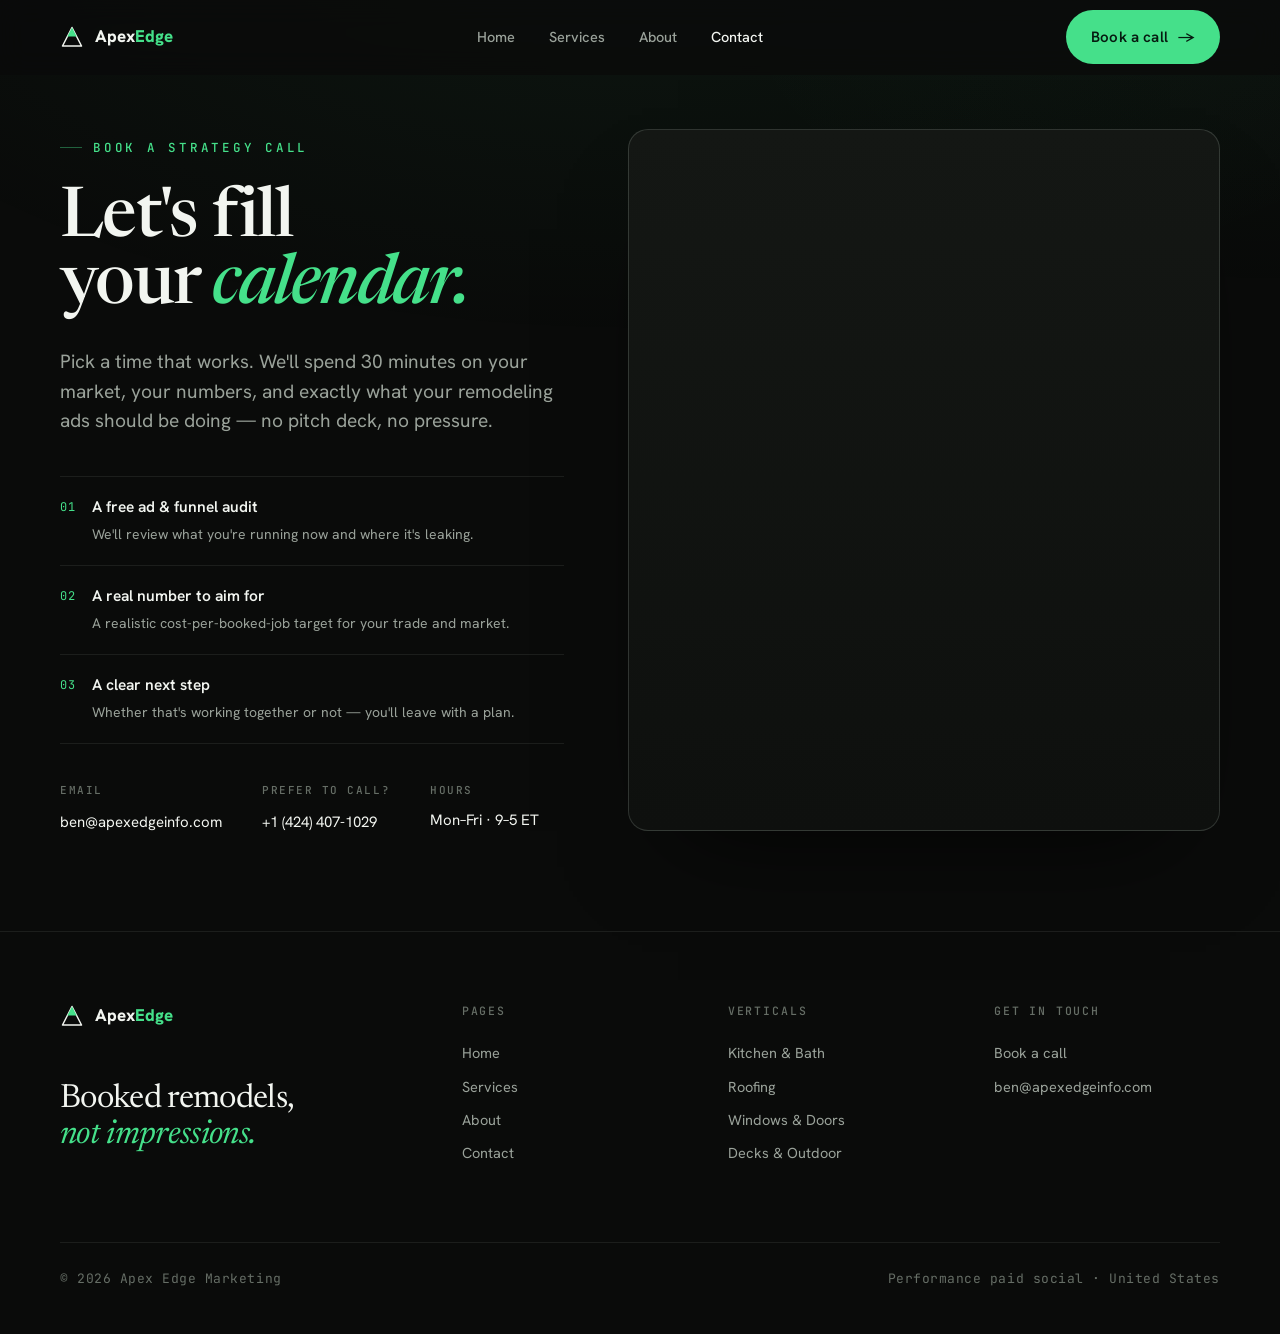
<file: Contact.html>
<!DOCTYPE html>
<html lang="en">
<head>
<meta charset="UTF-8" />
<meta name="viewport" content="width=device-width, initial-scale=1.0" />
<title>Contact — Book a call with Apex Edge</title>
<link rel="stylesheet" href="assets/site.css" />
<style>
  .contact-grid { display: grid; grid-template-columns: 0.92fr 1.08fr; gap: 64px; align-items: start; padding-top: clamp(40px, 6vh, 80px); }
  .contact-left .display { font-size: clamp(40px, 5.4vw, 74px); max-width: 14ch; }
  .contact-left .lead { margin-top: 26px; }

  .expect { list-style: none; margin: 40px 0 0; padding: 0; }
  .expect li { display: flex; gap: 16px; padding: 18px 0; border-top: 1px solid var(--line); }
  .expect li:last-child { border-bottom: 1px solid var(--line); }
  .expect .num { font-family: var(--mono); font-size: 12px; color: var(--acc); padding-top: 3px; letter-spacing: 0.08em; }
  .expect b { font-weight: 600; font-size: 15.5px; display: block; }
  .expect span.t { color: var(--fg-mut); font-size: 14px; }

  .contact-detail { margin-top: 38px; display: flex; gap: 40px; flex-wrap: wrap; }
  .contact-detail h6 { font-family: var(--mono); font-size: 11px; letter-spacing: 0.14em; text-transform: uppercase; color: var(--fg-dim); margin: 0 0 8px; font-weight: 500; }
  .contact-detail a, .contact-detail p { color: var(--fg); font-size: 15px; margin: 0; }

  /* booking widget */
  .booker { background: linear-gradient(180deg, var(--bg-2), var(--bg-1)); border: 1px solid var(--line-2); border-radius: 20px; padding: 30px; box-shadow: 0 50px 100px -50px rgba(0,0,0,0.8); }
  .booker__steps { display: flex; gap: 8px; margin-bottom: 26px; }
  .booker__steps div { flex: 1; }
  .booker__steps .lbl { font-family: var(--mono); font-size: 10.5px; letter-spacing: 0.1em; text-transform: uppercase; color: var(--fg-dim); margin-bottom: 8px; transition: color .3s; }
  .booker__steps .bar { height: 3px; border-radius: 3px; background: var(--bg-3); transition: background .3s; }
  .booker__steps.s1 div:nth-child(1) .lbl, .booker__steps.s2 div:nth-child(-n+2) .lbl, .booker__steps.s3 .lbl { color: var(--acc); }
  .booker__steps.s1 div:nth-child(1) .bar, .booker__steps.s2 div:nth-child(-n+2) .bar, .booker__steps.s3 .bar { background: var(--acc); }

  .screen { display: none; }
  .screen.is-active { display: block; animation: fade .35s ease; }
  @keyframes fade { from { opacity: 0; transform: translateY(8px); } to { opacity: 1; transform: none; } }

  /* calendar */
  .cal__head { display: flex; align-items: center; justify-content: space-between; margin-bottom: 18px; }
  .cal__title { font-family: var(--serif); font-size: 22px; white-space: nowrap; letter-spacing: -0.01em; }
  .cal__nav { display: flex; gap: 8px; }
  .cal__nav button { width: 36px; height: 36px; border-radius: 9px; border: 1px solid var(--line-2); background: transparent; color: var(--fg); cursor: pointer; font-size: 16px; transition: border-color .2s, background .2s; }
  .cal__nav button:hover:not(:disabled) { border-color: var(--acc-line); background: var(--acc-soft); }
  .cal__nav button:disabled { opacity: 0.3; cursor: not-allowed; }
  .cal__dow { display: grid; grid-template-columns: repeat(7,1fr); gap: 6px; margin-bottom: 8px; }
  .cal__dow span { text-align: center; font-family: var(--mono); font-size: 10.5px; letter-spacing: 0.06em; color: var(--fg-dim); }
  .cal__grid { display: grid; grid-template-columns: repeat(7,1fr); gap: 6px; }
  .cal__day { aspect-ratio: 1; border-radius: 10px; border: 1px solid transparent; background: var(--bg-3); color: var(--fg); font-family: var(--sans); font-size: 14px; font-weight: 500; cursor: pointer; transition: background .15s, border-color .15s, color .15s, transform .1s; }
  .cal__day:hover:not(:disabled) { border-color: var(--acc-line); transform: translateY(-1px); }
  .cal__day:disabled { background: transparent; color: var(--fg-dim); opacity: 0.4; cursor: default; }
  .cal__day.empty { background: transparent; cursor: default; }
  .cal__day.sel { background: var(--acc); color: var(--acc-ink); font-weight: 700; }

  .slot-wrap { margin-top: 26px; }
  .slot-head { display: flex; align-items: center; justify-content: space-between; margin-bottom: 14px; }
  .slot-head .d { font-size: 14px; color: var(--fg-mut); }
  .slot-head .d b { color: var(--fg); font-weight: 600; }
  .slots { display: grid; grid-template-columns: repeat(3,1fr); gap: 10px; }
  .slot { padding: 13px 8px; border-radius: 10px; border: 1px solid var(--line-2); background: transparent; color: var(--fg); font-family: var(--mono); font-size: 13px; cursor: pointer; transition: border-color .15s, background .15s, color .15s; }
  .slot:hover { border-color: var(--acc-line); background: var(--acc-soft); }
  .slot.sel { background: var(--acc); color: var(--acc-ink); border-color: var(--acc); font-weight: 600; }
  .slot-empty { color: var(--fg-dim); font-size: 13.5px; padding: 8px 0; }

  /* form */
  .field { margin-bottom: 18px; }
  .field label { display: block; font-family: var(--mono); font-size: 11px; letter-spacing: 0.08em; text-transform: uppercase; color: var(--fg-mut); margin-bottom: 8px; }
  .field input, .field select { width: 100%; padding: 13px 15px; border-radius: 10px; border: 1px solid var(--line-2); background: var(--bg); color: var(--fg); font-family: var(--sans); font-size: 15px; transition: border-color .2s; }
  .field input:focus, .field select:focus { outline: none; border-color: var(--acc-line); }
  .field input::placeholder { color: var(--fg-dim); }
  .field select { appearance: none; background-image: url("data:image/svg+xml,%3Csvg xmlns='http://www.w3.org/2000/svg' width='12' height='8' viewBox='0 0 12 8'%3E%3Cpath d='M1 1l5 5 5-5' stroke='%239aa29a' stroke-width='1.5' fill='none'/%3E%3C/svg%3E"); background-repeat: no-repeat; background-position: right 15px center; }
  .field.invalid input, .field.invalid select { border-color: #ff6b5b; }
  .field .err { color: #ff8a7d; font-size: 12px; margin-top: 6px; display: none; }
  .field.invalid .err { display: block; }
  .two-col { display: grid; grid-template-columns: 1fr 1fr; gap: 14px; }

  .booker__foot { display: flex; gap: 12px; margin-top: 24px; }
  .booker__foot .btn { flex: 1; justify-content: center; }
  .btn--block { width: 100%; justify-content: center; }
  .btn:disabled { opacity: 0.4; cursor: not-allowed; }
  .btn--text { background: transparent; border: none; color: var(--fg-mut); padding: 14px 8px; flex: 0 0 auto !important; }
  .btn--text:hover { color: var(--fg); }

  .selsum { display: flex; align-items: center; gap: 12px; padding: 14px 16px; border-radius: 12px; border: 1px solid var(--acc-line); background: var(--acc-soft); margin-bottom: 22px; font-size: 14px; }
  .selsum .dot { width: 8px; height: 8px; border-radius: 50%; background: var(--acc); flex: none; }
  .selsum b { font-weight: 600; }

  /* confirmation */
  .confirm { text-align: center; padding: 14px 0; }
  .confirm__check { width: 66px; height: 66px; border-radius: 50%; background: var(--acc-soft); border: 1px solid var(--acc-line); display: flex; align-items: center; justify-content: center; margin: 0 auto 22px; }
  .confirm__check svg { width: 30px; height: 30px; }
  .confirm h3 { font-size: 30px; margin-bottom: 10px; }
  .confirm p { color: var(--fg-mut); font-size: 15px; margin: 0 auto; max-width: 36ch; }
  .confirm__card { text-align: left; border: 1px solid var(--line); border-radius: 12px; padding: 20px; margin: 26px 0; }
  .confirm__row { display: flex; justify-content: space-between; padding: 9px 0; font-size: 14px; border-bottom: 1px solid var(--line); }
  .confirm__row:last-child { border-bottom: 0; }
  .confirm__row span { color: var(--fg-mut); }
  .confirm__row b { font-weight: 600; }

  @media (max-width: 900px) {
    .contact-grid { grid-template-columns: 1fr; gap: 44px; }
    .two-col { grid-template-columns: 1fr; }
  }
</style>
</head>
<body>

<nav class="nav">
  <div class="wrap nav__inner">
    <a class="brand" href="Home.html" aria-label="Apex Edge Marketing home">
      <span class="brand__mark"><svg viewBox="0 0 24 24" fill="none" aria-hidden="true"><path d="M12 2.5 L21.5 21 L2.5 21 Z" stroke="currentColor" stroke-width="1.5" stroke-linejoin="round"/><path d="M12 2.5 L16.7 11.6 L7.3 11.6 Z" fill="var(--acc)"/></svg></span>
      <span>Apex<b class="brand__edge">Edge</b></span>
    </a>
    <div class="nav__links">
      <a class="nav__link" href="Home.html">Home</a>
      <a class="nav__link" href="Services.html">Services</a>
      <a class="nav__link" href="About.html">About</a>
      <a class="nav__link active" href="Contact.html">Contact</a>
    </div>
    <div class="nav__right">
      <a class="btn btn--primary" href="#book">Book a call <span class="arrow">→</span></a>
    </div>
  </div>
</nav>

<main class="wrap contact-grid" id="book">
  <!-- LEFT -->
  <div class="contact-left">
    <div style="margin-bottom:28px;"><span class="kicker">Book a strategy call</span></div>
    <h1 class="display">Let's fill your <em>calendar.</em></h1>
    <p class="lead">Pick a time that works. We'll spend 30 minutes on your market, your numbers, and exactly what your remodeling ads should be doing — no pitch deck, no pressure.</p>

    <ul class="expect">
      <li><span class="num">01</span><span><b>A free ad &amp; funnel audit</b><span class="t">We'll review what you're running now and where it's leaking.</span></span></li>
      <li><span class="num">02</span><span><b>A real number to aim for</b><span class="t">A realistic cost-per-booked-job target for your trade and market.</span></span></li>
      <li><span class="num">03</span><span><b>A clear next step</b><span class="t">Whether that's working together or not — you'll leave with a plan.</span></span></li>
    </ul>

    <div class="contact-detail">
      <div>
        <h6>Email</h6>
        <a href="mailto:ben@apexedgeinfo.com">ben@apexedgeinfo.com</a>
      </div>
      <div>
        <h6>Prefer to call?</h6>
        <a href="tel:+14244071029">+1 (424) 407-1029</a>
      </div>
      <div>
        <h6>Hours</h6>
        <p>Mon–Fri · 9–5 ET</p>
      </div>
    </div>
  </div>

  <!-- RIGHT: Calendly booking -->
  <div class="booker" style="padding:0;overflow:hidden;min-height:700px;">
    <div class="calendly-inline-widget" data-url="https://calendly.com/bencooper1414/30min" style="min-width:320px;height:700px;border-radius:20px;overflow:hidden;"></div>
    <script type="text/javascript" src="https://assets.calendly.com/assets/external/widget.js" async></script>
  </div>
</main>

<footer class="footer" style="margin-top:96px;">
  <div class="wrap">
    <div class="footer__grid">
      <div>
        <a class="brand" href="Home.html" style="margin-bottom:20px;">
          <span class="brand__mark"><svg viewBox="0 0 24 24" fill="none" aria-hidden="true"><path d="M12 2.5 L21.5 21 L2.5 21 Z" stroke="currentColor" stroke-width="1.5" stroke-linejoin="round"/><path d="M12 2.5 L16.7 11.6 L7.3 11.6 Z" fill="var(--acc)"/></svg></span>
          <span>Apex<b class="brand__edge">Edge</b></span>
        </a>
        <p class="footer__cta">Booked remodels, <em>not impressions.</em></p>
      </div>
      <div class="footer__col"><h5>Pages</h5><a href="Home.html">Home</a><a href="Services.html">Services</a><a href="About.html">About</a><a href="Contact.html">Contact</a></div>
      <div class="footer__col"><h5>Verticals</h5><a href="Services.html">Kitchen &amp; Bath</a><a href="Services.html">Roofing</a><a href="Services.html">Windows &amp; Doors</a><a href="Services.html">Decks &amp; Outdoor</a></div>
      <div class="footer__col"><h5>Get in touch</h5><a href="Contact.html">Book a call</a><a href="mailto:ben@apexedgeinfo.com">ben@apexedgeinfo.com</a></div>
    </div>
    <div class="footer__base">
      <span class="mono">© <span data-year>2026</span> Apex Edge Marketing</span>
      <span class="mono">Performance paid social · United States</span>
    </div>
  </div>
</footer>

<script src="assets/site.js"></script>
<script>
(function () {
  var MONTHS = ['January','February','March','April','May','June','July','August','September','October','November','December'];
  var SLOTS = ['9:00 AM','10:30 AM','12:00 PM','1:30 PM','3:00 PM','4:30 PM'];
  var today = new Date(); today.setHours(0,0,0,0);
  var minMonth = new Date(today.getFullYear(), today.getMonth(), 1);
  var maxMonth = new Date(today.getFullYear(), today.getMonth() + 3, 1);
  var view = new Date(minMonth);
  var sel = { date: null, time: null };

  var grid = document.getElementById('calGrid');
  var title = document.getElementById('calTitle');
  var prev = document.getElementById('calPrev');
  var next = document.getElementById('calNext');
  var slotWrap = document.getElementById('slotWrap');
  var slotsEl = document.getElementById('slots');
  var slotDate = document.getElementById('slotDate');
  var toDetails = document.getElementById('toDetails');

  function fmtDate(d) {
    var dows = ['Sunday','Monday','Tuesday','Wednesday','Thursday','Friday','Saturday'];
    return dows[d.getDay()] + ', ' + MONTHS[d.getMonth()] + ' ' + d.getDate();
  }

  function renderCal() {
    title.textContent = MONTHS[view.getMonth()] + ' ' + view.getFullYear();
    prev.disabled = (view.getFullYear() === minMonth.getFullYear() && view.getMonth() === minMonth.getMonth());
    next.disabled = (view.getFullYear() === maxMonth.getFullYear() && view.getMonth() === maxMonth.getMonth());
    grid.innerHTML = '';
    var first = new Date(view.getFullYear(), view.getMonth(), 1);
    var startDow = (first.getDay() + 6) % 7; // Monday-first
    var daysInMonth = new Date(view.getFullYear(), view.getMonth() + 1, 0).getDate();
    for (var i = 0; i < startDow; i++) {
      var e = document.createElement('div'); e.className = 'cal__day empty'; grid.appendChild(e);
    }
    for (var d = 1; d <= daysInMonth; d++) {
      var date = new Date(view.getFullYear(), view.getMonth(), d);
      var btn = document.createElement('button');
      btn.className = 'cal__day'; btn.type = 'button'; btn.textContent = d;
      var isWeekend = (date.getDay() === 0 || date.getDay() === 6);
      var isPast = date < today;
      if (isWeekend || isPast) { btn.disabled = true; }
      if (sel.date && date.getTime() === sel.date.getTime()) { btn.classList.add('sel'); }
      (function (dt) {
        btn.addEventListener('click', function () { pickDate(dt); });
      })(date);
      grid.appendChild(btn);
    }
  }

  function pickDate(date) {
    sel.date = date; sel.time = null;
    renderCal();
    slotDate.textContent = fmtDate(date);
    slotWrap.style.display = 'block';
    slotsEl.innerHTML = '';
    SLOTS.forEach(function (s) {
      var b = document.createElement('button');
      b.className = 'slot'; b.type = 'button'; b.textContent = s;
      b.addEventListener('click', function () {
        sel.time = s;
        [].forEach.call(slotsEl.children, function (c) { c.classList.remove('sel'); });
        b.classList.add('sel');
        toDetails.disabled = false;
      });
      slotsEl.appendChild(b);
    });
    toDetails.disabled = true;
  }

  prev.addEventListener('click', function () { view.setMonth(view.getMonth() - 1); renderCal(); });
  next.addEventListener('click', function () { view.setMonth(view.getMonth() + 1); renderCal(); });

  // step navigation
  var steps = document.getElementById('steps');
  var screens = { 1: document.getElementById('screen1'), 2: document.getElementById('screen2'), 3: document.getElementById('screen3') };
  function goStep(n) {
    Object.keys(screens).forEach(function (k) { screens[k].classList.toggle('is-active', +k === n); });
    steps.className = 'booker__steps s' + n;
  }

  function scheduleLabel() {
    return fmtDate(sel.date) + ' · ' + sel.time + ' ET';
  }

  toDetails.addEventListener('click', function () {
    if (!sel.date || !sel.time) return;
    document.getElementById('sumSchedule').innerHTML = '<b>' + scheduleLabel() + '</b>';
    goStep(2);
  });
  document.getElementById('backToCal').addEventListener('click', function () { goStep(1); });

  // form validation
  var form = document.getElementById('bookForm');
  function validate() {
    var ok = true;
    var fields = form.querySelectorAll('input[required], select[required]');
    [].forEach.call(fields, function (f) {
      var bad = !f.value.trim();
      if (f.type === 'email' && f.value.trim()) { bad = !/^[^\s@]+@[^\s@]+\.[^\s@]+$/.test(f.value.trim()); }
      f.closest('.field').classList.toggle('invalid', bad);
      if (bad) ok = false;
    });
    return ok;
  }
  [].forEach.call(form.querySelectorAll('input, select'), function (f) {
    f.addEventListener('input', function () { f.closest('.field').classList.remove('invalid'); });
  });

  form.addEventListener('submit', function (e) {
    e.preventDefault();
    if (!validate()) return;
    document.getElementById('confWhen').textContent = scheduleLabel();
    document.getElementById('confEmail').textContent = document.getElementById('femail').value.trim();
    document.getElementById('confBiz').textContent = document.getElementById('fbiz').value.trim();
    document.getElementById('confVert').textContent = document.getElementById('fvert').value;
    goStep(3);
  });

  document.getElementById('resetBtn').addEventListener('click', function () {
    sel = { date: null, time: null };
    form.reset();
    [].forEach.call(form.querySelectorAll('.field'), function (f) { f.classList.remove('invalid'); });
    slotWrap.style.display = 'none';
    toDetails.disabled = true;
    view = new Date(minMonth);
    renderCal();
    goStep(1);
  });

  renderCal();
})();
</script>
</body>
</html>
</file>
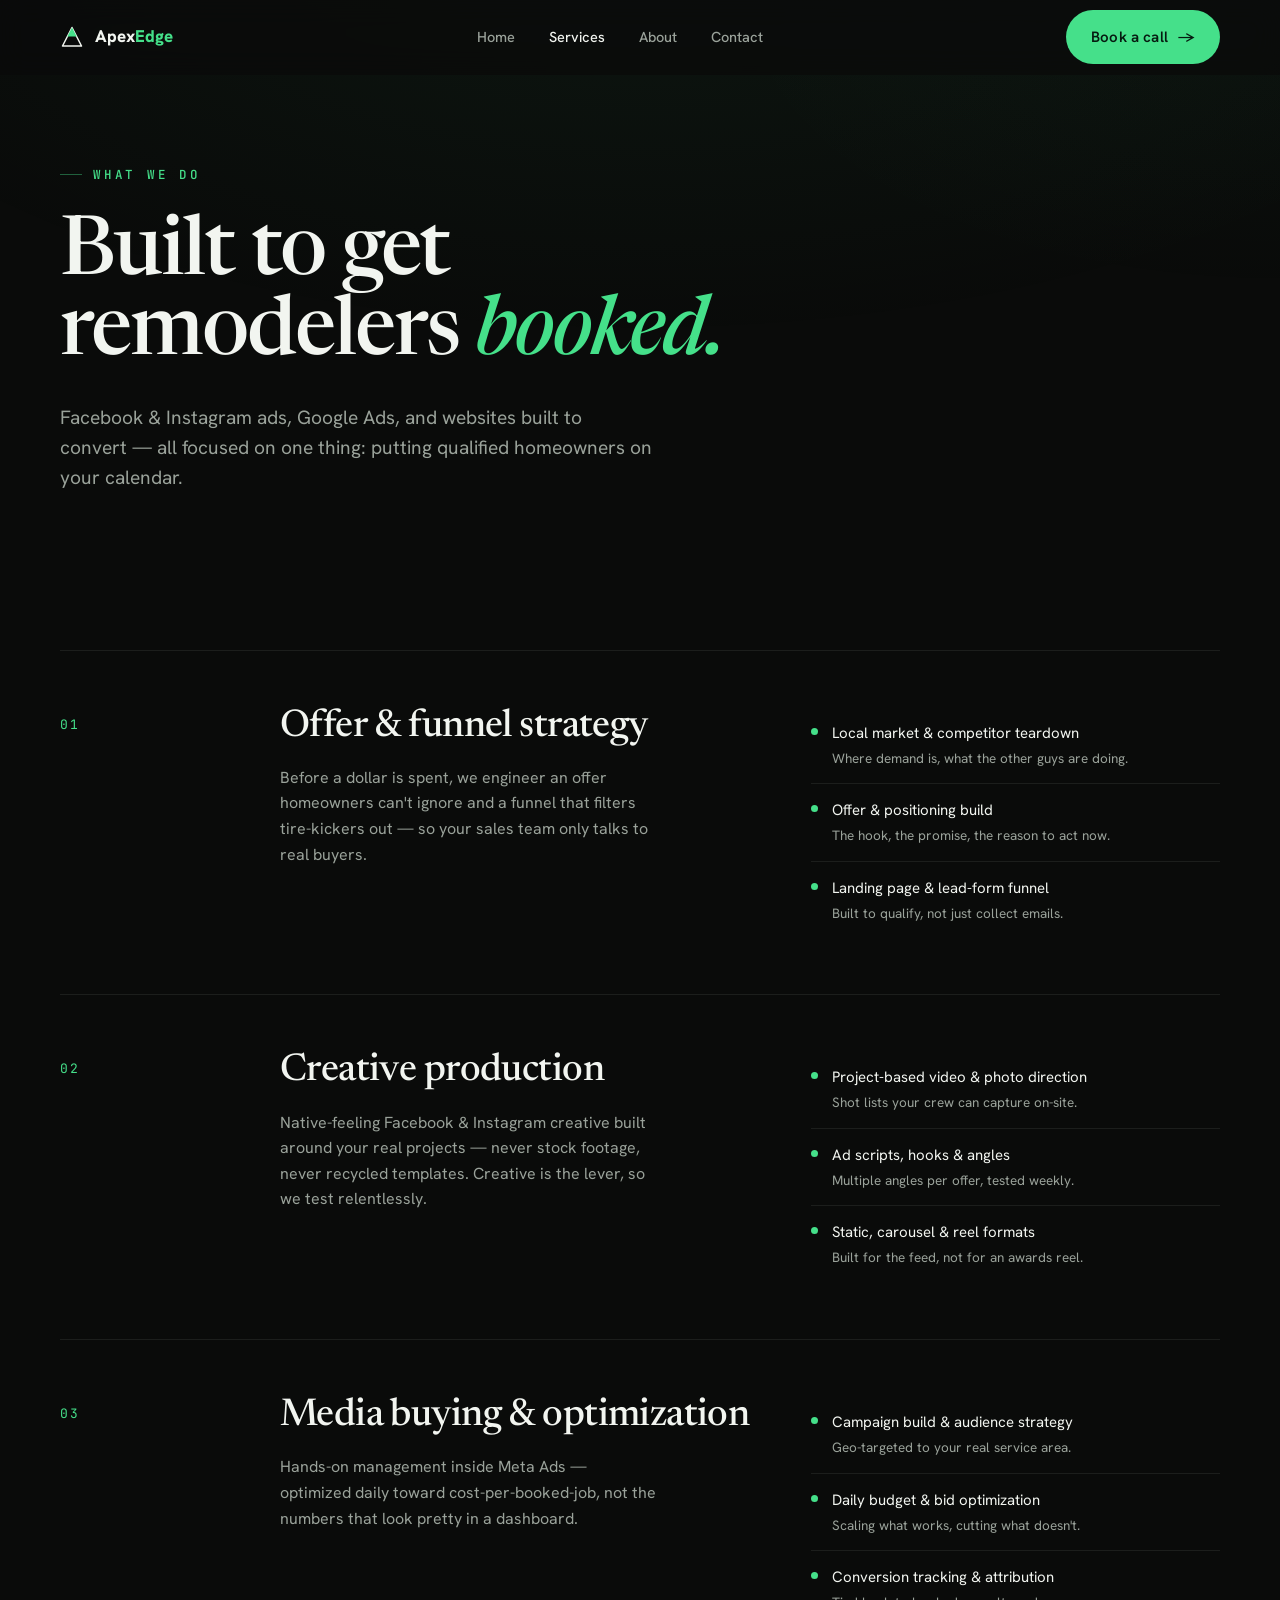
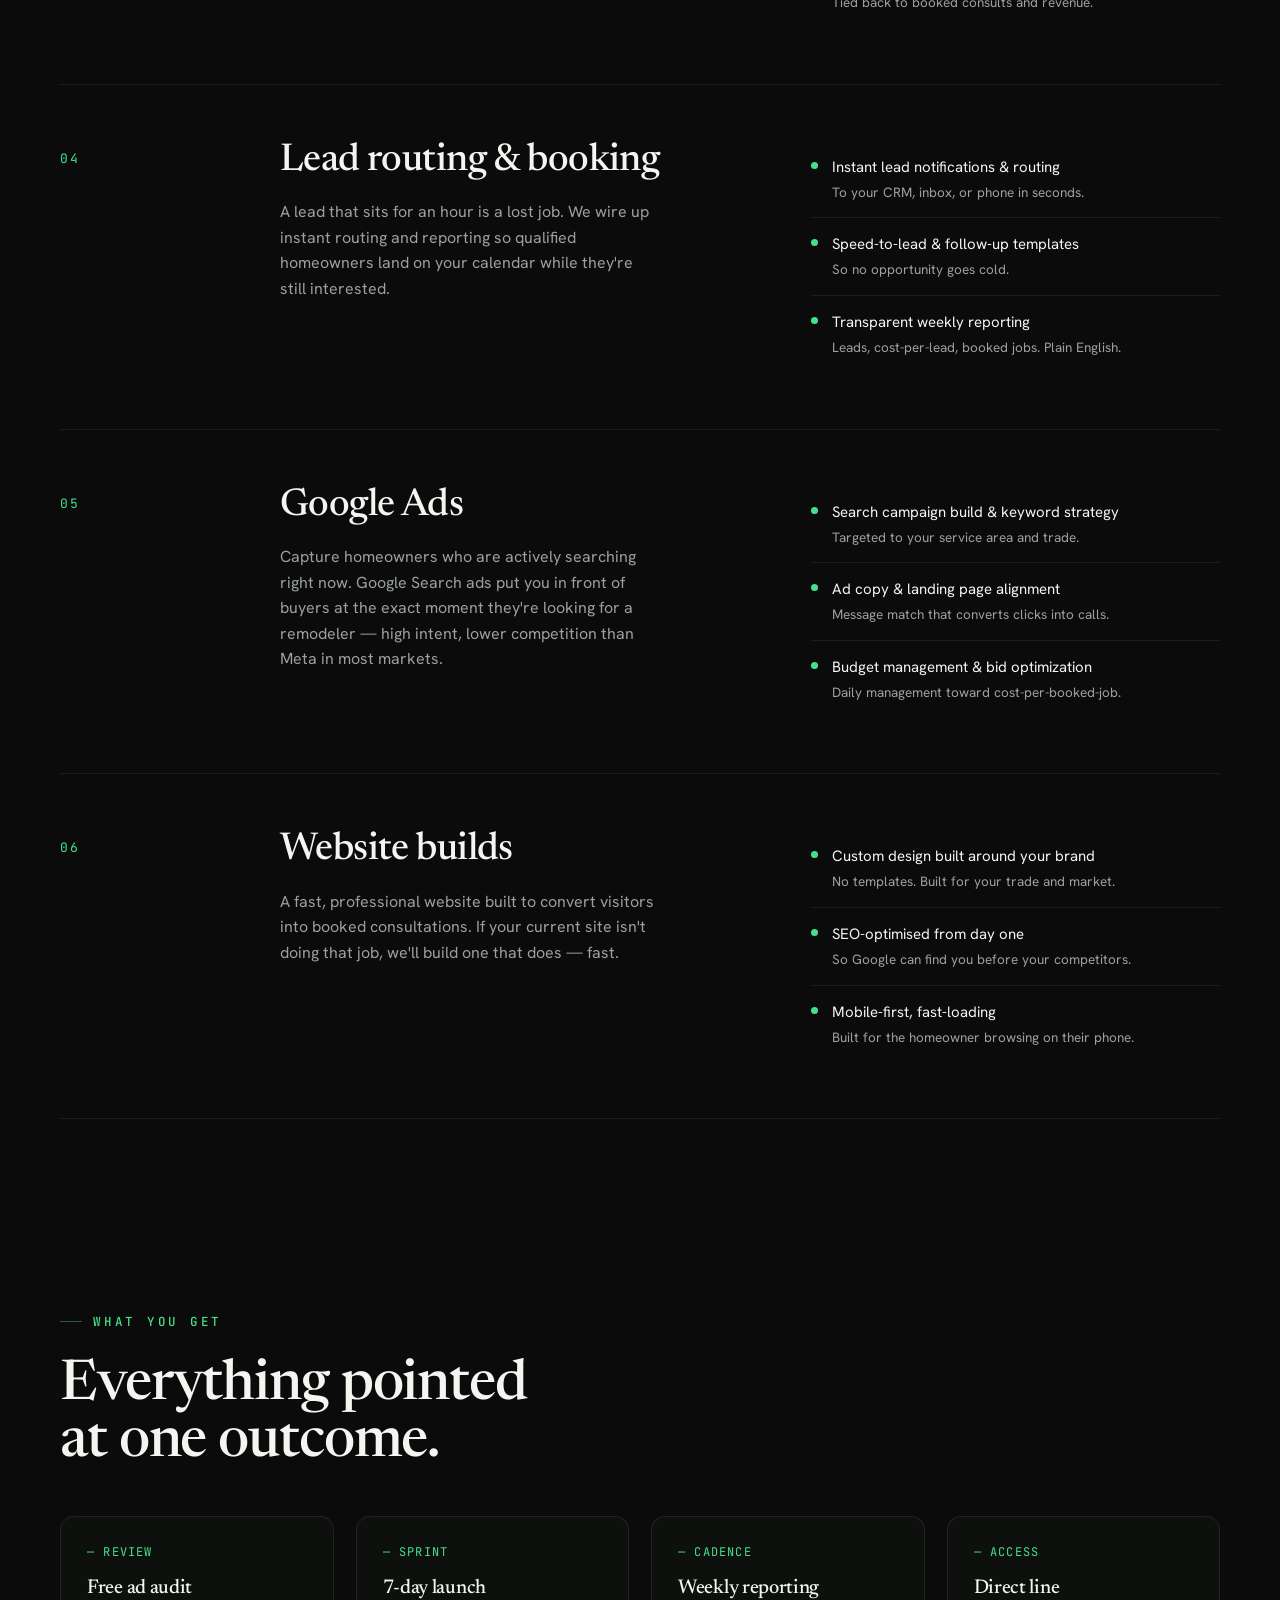
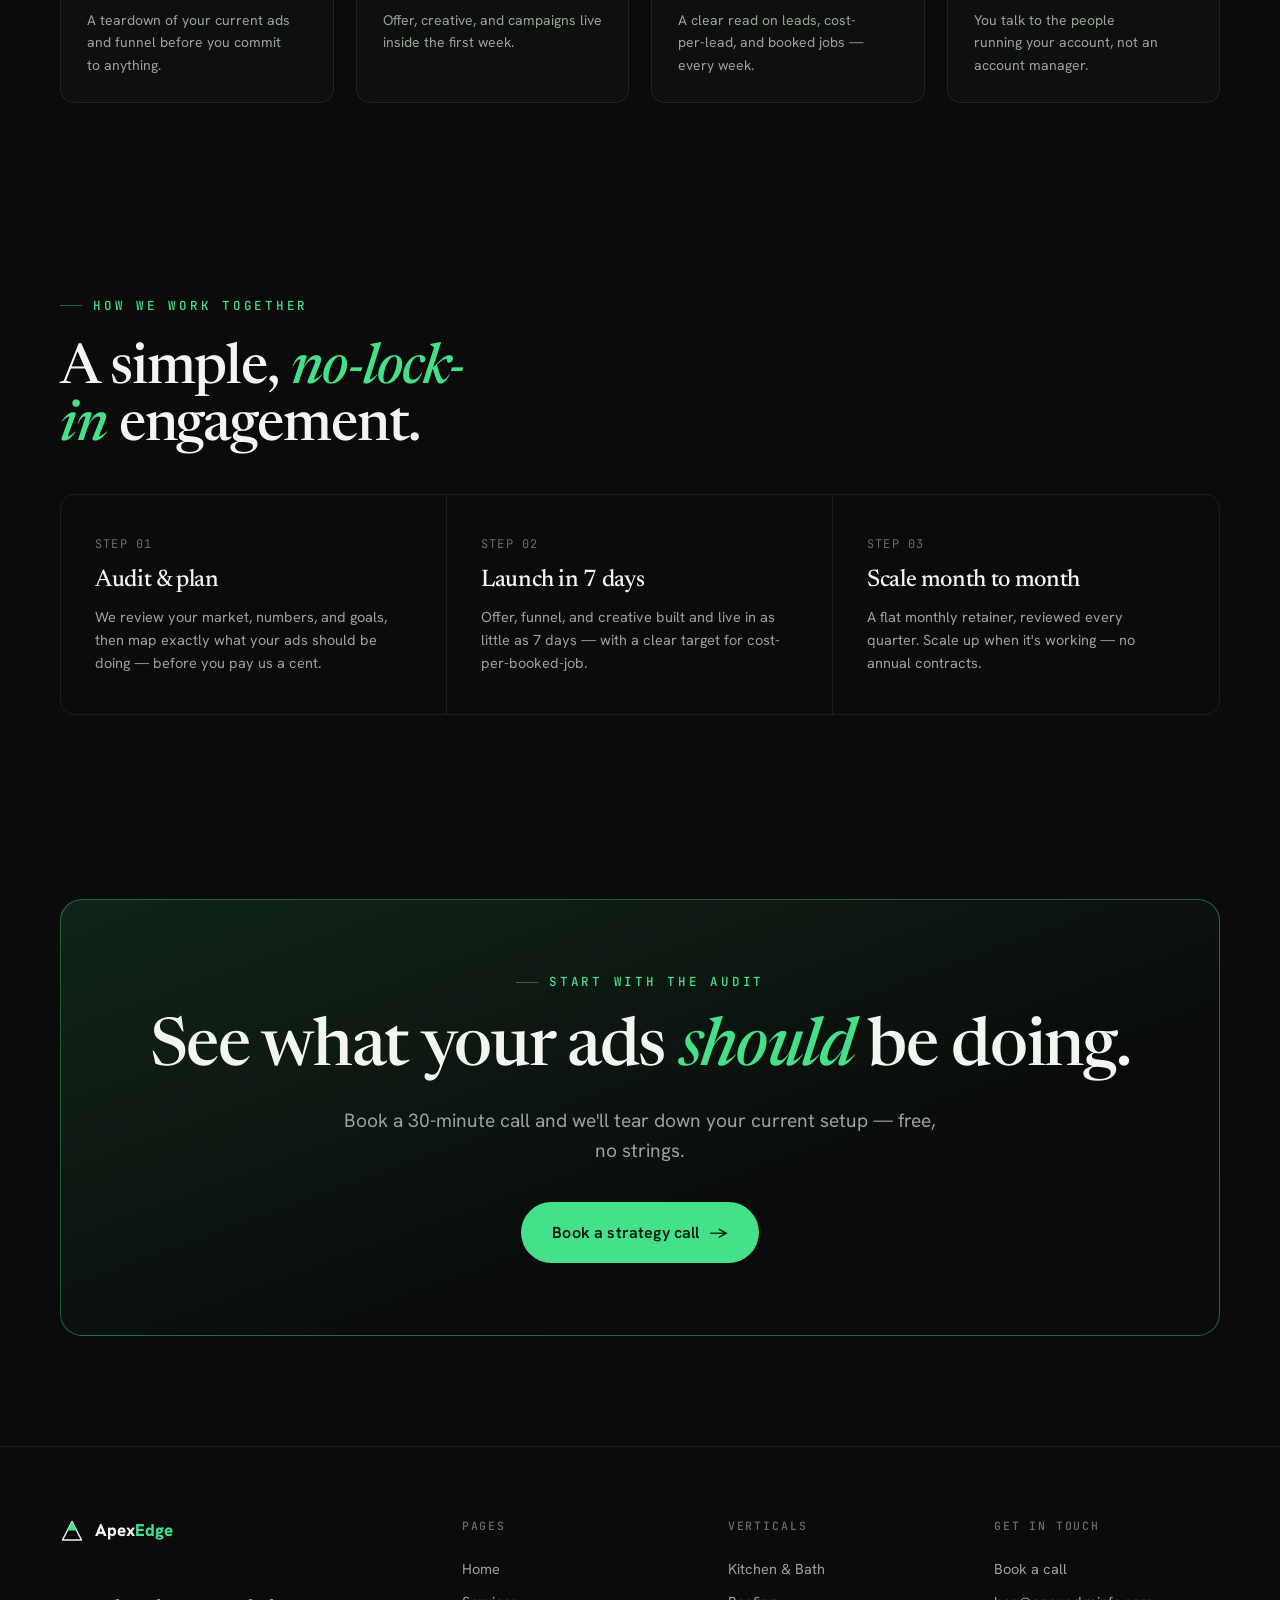
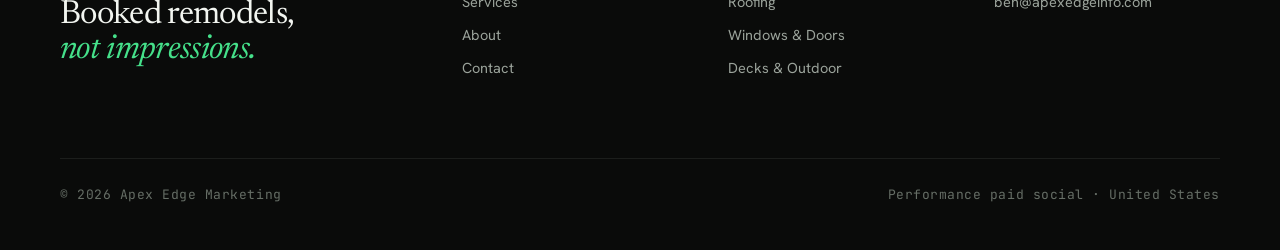
<file: Services.html>
<!DOCTYPE html>
<html lang="en">
<head>
<meta charset="UTF-8" />
<meta name="viewport" content="width=device-width, initial-scale=1.0" />
<title>Services — Apex Edge Marketing</title>
<link rel="stylesheet" href="assets/site.css" />
<style>
  .page-hero { padding: clamp(64px, 9vh, 120px) 0 64px; }
  .page-hero .display { max-width: 18ch; font-size: clamp(44px, 6.4vw, 92px); }
  .page-hero .lead { margin-top: 28px; }

  /* service rows */
  .srow { display: grid; grid-template-columns: 0.42fr 1.18fr 1fr; gap: 48px; padding: 56px 0; border-top: 1px solid var(--line); align-items: start; }
  .srow:last-child { border-bottom: 1px solid var(--line); }
  .srow__no { font-family: var(--mono); font-size: 13px; letter-spacing: 0.12em; color: var(--acc); padding-top: 8px; }
  .srow h3 { font-size: clamp(28px, 3vw, 40px); line-height: 1.05; }
  .srow__desc { color: var(--fg-mut); font-size: 16px; margin-top: 18px; max-width: 42ch; }
  .srow__list { list-style: none; margin: 0; padding: 0; }
  .srow__list li { padding: 14px 0; border-bottom: 1px solid var(--line); display: flex; gap: 14px; align-items: flex-start; font-size: 15px; color: var(--fg); }
  .srow__list li:last-child { border-bottom: 0; }
  .srow__list li::before { content: ''; width: 7px; height: 7px; margin-top: 7px; background: var(--acc); border-radius: 50%; flex: none; }
  .srow__list small { display: block; color: var(--fg-mut); font-size: 13.5px; margin-top: 3px; }

  /* deliverables */
  .deliver { display: grid; grid-template-columns: repeat(4, 1fr); gap: 22px; }
  .deliver .card { padding: 26px; }
  .deliver .card .ico { font-family: var(--mono); font-size: 12px; color: var(--acc); letter-spacing: 0.1em; }
  .deliver .card h4 { font-size: 20px; margin: 16px 0 10px; }
  .deliver .card p { font-size: 14px; color: var(--fg-mut); margin: 0; }

  /* engagement */
  .engage { display: grid; grid-template-columns: 1fr 1fr 1fr; gap: 0; border: 1px solid var(--line); border-radius: var(--radius); overflow: hidden; }
  .engage > div { padding: 40px 34px; border-right: 1px solid var(--line); }
  .engage > div:last-child { border-right: 0; }
  .engage__step { font-family: var(--mono); font-size: 12px; color: var(--fg-dim); letter-spacing: 0.1em; }
  .engage h4 { font-size: 24px; margin: 14px 0 12px; }
  .engage p { font-size: 14.5px; color: var(--fg-mut); margin: 0; }

  /* CTA band reuse */
  .ctaband { border: 1px solid var(--acc-line); border-radius: 22px; background: linear-gradient(160deg, var(--acc-soft), transparent 70%); padding: 72px clamp(28px, 6vw, 88px); text-align: center; }
  .ctaband h2 { font-size: clamp(38px, 5.2vw, 72px); }
  .ctaband em { font-style: italic; color: var(--acc); }

  @media (max-width: 900px) {
    .srow { grid-template-columns: 1fr; gap: 22px; }
    .deliver { grid-template-columns: 1fr 1fr; }
    .engage { grid-template-columns: 1fr; }
    .engage > div { border-right: 0; border-bottom: 1px solid var(--line); }
    .engage > div:last-child { border-bottom: 0; }
  }
</style>
</head>
<body>

<nav class="nav">
  <div class="wrap nav__inner">
    <a class="brand" href="Home.html" aria-label="Apex Edge Marketing home">
      <span class="brand__mark"><svg viewBox="0 0 24 24" fill="none" aria-hidden="true"><path d="M12 2.5 L21.5 21 L2.5 21 Z" stroke="currentColor" stroke-width="1.5" stroke-linejoin="round"/><path d="M12 2.5 L16.7 11.6 L7.3 11.6 Z" fill="var(--acc)"/></svg></span>
      <span>Apex<b class="brand__edge">Edge</b></span>
    </a>
    <div class="nav__links">
      <a class="nav__link" href="Home.html">Home</a>
      <a class="nav__link active" href="Services.html">Services</a>
      <a class="nav__link" href="About.html">About</a>
      <a class="nav__link" href="Contact.html">Contact</a>
    </div>
    <div class="nav__right">
      <a class="btn btn--primary" href="Contact.html">Book a call <span class="arrow">→</span></a>
    </div>
  </div>
</nav>

<header class="page-hero">
  <div class="wrap">
    <div style="margin-bottom:30px;"><span class="kicker">What we do</span></div>
    <h1 class="display">Built to get remodelers <em>booked.</em></h1>
    <p class="lead">Facebook &amp; Instagram ads, Google Ads, and websites built to convert — all focused on one thing: putting qualified homeowners on your calendar.</p>
  </div>
</header>

<section class="section--tight">
  <div class="wrap">
    <div class="srow">
      <div class="srow__no">01</div>
      <div>
        <h3>Offer &amp; funnel strategy</h3>
        <p class="srow__desc">Before a dollar is spent, we engineer an offer homeowners can't ignore and a funnel that filters tire-kickers out — so your sales team only talks to real buyers.</p>
      </div>
      <ul class="srow__list">
        <li><span>Local market &amp; competitor teardown<small>Where demand is, what the other guys are doing.</small></span></li>
        <li><span>Offer &amp; positioning build<small>The hook, the promise, the reason to act now.</small></span></li>
        <li><span>Landing page &amp; lead-form funnel<small>Built to qualify, not just collect emails.</small></span></li>
      </ul>
    </div>

    <div class="srow">
      <div class="srow__no">02</div>
      <div>
        <h3>Creative production</h3>
        <p class="srow__desc">Native-feeling Facebook &amp; Instagram creative built around your real projects — never stock footage, never recycled templates. Creative is the lever, so we test relentlessly.</p>
      </div>
      <ul class="srow__list">
        <li><span>Project-based video &amp; photo direction<small>Shot lists your crew can capture on-site.</small></span></li>
        <li><span>Ad scripts, hooks &amp; angles<small>Multiple angles per offer, tested weekly.</small></span></li>
        <li><span>Static, carousel &amp; reel formats<small>Built for the feed, not for an awards reel.</small></span></li>
      </ul>
    </div>

    <div class="srow">
      <div class="srow__no">03</div>
      <div>
        <h3>Media buying &amp; optimization</h3>
        <p class="srow__desc">Hands-on management inside Meta Ads — optimized daily toward cost-per-booked-job, not the numbers that look pretty in a dashboard.</p>
      </div>
      <ul class="srow__list">
        <li><span>Campaign build &amp; audience strategy<small>Geo-targeted to your real service area.</small></span></li>
        <li><span>Daily budget &amp; bid optimization<small>Scaling what works, cutting what doesn't.</small></span></li>
        <li><span>Conversion tracking &amp; attribution<small>Tied back to booked consults and revenue.</small></span></li>
      </ul>
    </div>

    <div class="srow">
      <div class="srow__no">04</div>
      <div>
        <h3>Lead routing &amp; booking</h3>
        <p class="srow__desc">A lead that sits for an hour is a lost job. We wire up instant routing and reporting so qualified homeowners land on your calendar while they're still interested.</p>
      </div>
      <ul class="srow__list">
        <li><span>Instant lead notifications &amp; routing<small>To your CRM, inbox, or phone in seconds.</small></span></li>
        <li><span>Speed-to-lead &amp; follow-up templates<small>So no opportunity goes cold.</small></span></li>
        <li><span>Transparent weekly reporting<small>Leads, cost-per-lead, booked jobs. Plain English.</small></span></li>
      </ul>
    </div>

    <div class="srow">
      <div class="srow__no">05</div>
      <div>
        <h3>Google Ads</h3>
        <p class="srow__desc">Capture homeowners who are actively searching right now. Google Search ads put you in front of buyers at the exact moment they're looking for a remodeler — high intent, lower competition than Meta in most markets.</p>
      </div>
      <ul class="srow__list">
        <li><span>Search campaign build &amp; keyword strategy<small>Targeted to your service area and trade.</small></span></li>
        <li><span>Ad copy &amp; landing page alignment<small>Message match that converts clicks into calls.</small></span></li>
        <li><span>Budget management &amp; bid optimization<small>Daily management toward cost-per-booked-job.</small></span></li>
      </ul>
    </div>

    <div class="srow">
      <div class="srow__no">06</div>
      <div>
        <h3>Website builds</h3>
        <p class="srow__desc">A fast, professional website built to convert visitors into booked consultations. If your current site isn't doing that job, we'll build one that does — fast.</p>
      </div>
      <ul class="srow__list">
        <li><span>Custom design built around your brand<small>No templates. Built for your trade and market.</small></span></li>
        <li><span>SEO-optimised from day one<small>So Google can find you before your competitors.</small></span></li>
        <li><span>Mobile-first, fast-loading<small>Built for the homeowner browsing on their phone.</small></span></li>
      </ul>
    </div>
  </div>
</section>

<section class="section">
  <div class="wrap">
    <div class="reveal" style="max-width:54ch;margin-bottom:44px;">
      <div style="margin-bottom:26px;"><span class="kicker">What you get</span></div>
      <h2 class="title">Everything pointed at one outcome.</h2>
    </div>
    <div class="deliver">
      <div class="card reveal"><div class="ico">— REVIEW</div><h4>Free ad audit</h4><p>A teardown of your current ads and funnel before you commit to anything.</p></div>
      <div class="card reveal d1"><div class="ico">— SPRINT</div><h4>7-day launch</h4><p>Offer, creative, and campaigns live inside the first week.</p></div>
      <div class="card reveal d2"><div class="ico">— CADENCE</div><h4>Weekly reporting</h4><p>A clear read on leads, cost-per-lead, and booked jobs — every week.</p></div>
      <div class="card reveal d3"><div class="ico">— ACCESS</div><h4>Direct line</h4><p>You talk to the people running your account, not an account manager.</p></div>
    </div>
  </div>
</section>

<section class="section--tight">
  <div class="wrap">
    <div class="reveal" style="max-width:54ch;margin-bottom:38px;">
      <div style="margin-bottom:26px;"><span class="kicker">How we work together</span></div>
      <h2 class="title">A simple, <em>no-lock-in</em> engagement.</h2>
    </div>
    <div class="engage reveal">
      <div>
        <div class="engage__step">STEP 01</div>
        <h4>Audit &amp; plan</h4>
        <p>We review your market, numbers, and goals, then map exactly what your ads should be doing — before you pay us a cent.</p>
      </div>
      <div>
        <div class="engage__step">STEP 02</div>
        <h4>Launch in 7 days</h4>
        <p>Offer, funnel, and creative built and live in as little as 7 days — with a clear target for cost-per-booked-job.</p>
      </div>
      <div>
        <div class="engage__step">STEP 03</div>
        <h4>Scale month to month</h4>
        <p>A flat monthly retainer, reviewed every quarter. Scale up when it's working — no annual contracts.</p>
      </div>
    </div>
  </div>
</section>

<section class="section">
  <div class="wrap">
    <div class="ctaband reveal">
      <div style="margin-bottom:24px;display:flex;justify-content:center;"><span class="kicker">Start with the audit</span></div>
      <h2 class="title">See what your ads <em>should</em> be doing.</h2>
      <p class="lead" style="margin:22px auto 0;text-align:center;">Book a 30-minute call and we'll tear down your current setup — free, no strings.</p>
      <div style="display:flex;justify-content:center;margin-top:36px;">
        <a class="btn btn--primary btn--lg" href="Contact.html">Book a strategy call <span class="arrow">→</span></a>
      </div>
    </div>
  </div>
</section>

<footer class="footer">
  <div class="wrap">
    <div class="footer__grid">
      <div>
        <a class="brand" href="Home.html" style="margin-bottom:20px;">
          <span class="brand__mark"><svg viewBox="0 0 24 24" fill="none" aria-hidden="true"><path d="M12 2.5 L21.5 21 L2.5 21 Z" stroke="currentColor" stroke-width="1.5" stroke-linejoin="round"/><path d="M12 2.5 L16.7 11.6 L7.3 11.6 Z" fill="var(--acc)"/></svg></span>
          <span>Apex<b class="brand__edge">Edge</b></span>
        </a>
        <p class="footer__cta">Booked remodels, <em>not impressions.</em></p>
      </div>
      <div class="footer__col"><h5>Pages</h5><a href="Home.html">Home</a><a href="Services.html">Services</a><a href="About.html">About</a><a href="Contact.html">Contact</a></div>
      <div class="footer__col"><h5>Verticals</h5><a href="Services.html">Kitchen &amp; Bath</a><a href="Services.html">Roofing</a><a href="Services.html">Windows &amp; Doors</a><a href="Services.html">Decks &amp; Outdoor</a></div>
      <div class="footer__col"><h5>Get in touch</h5><a href="Contact.html">Book a call</a><a href="mailto:ben@apexedgeinfo.com">ben@apexedgeinfo.com</a></div>
    </div>
    <div class="footer__base">
      <span class="mono">© <span data-year>2026</span> Apex Edge Marketing</span>
      <span class="mono">Performance paid social · United States</span>
    </div>
  </div>
</footer>

<script src="assets/site.js"></script>
</body>
</html>
</file>
<file: assets/site.css>
/* ============================================================
   APEX EDGE MARKETING — shared site styles
   Editorial serif + clean sans + technical mono, on warm near-black.
   ============================================================ */

@import url('https://fonts.googleapis.com/css2?family=Newsreader:ital,opsz,wght@0,6..72,400;0,6..72,500;0,6..72,600;1,6..72,400;1,6..72,500;1,6..72,600&family=Hanken+Grotesk:wght@400;500;600;700;800&family=JetBrains+Mono:wght@400;500;600&display=swap');

:root {
  /* surfaces */
  --bg:      #0a0b0a;
  --bg-1:    #0e100e;
  --bg-2:    #141714;
  --bg-3:    #1b1f1b;
  --line:    rgba(232, 255, 238, 0.08);
  --line-2:  rgba(232, 255, 238, 0.15);

  /* ink */
  --fg:      #f2f5f0;
  --fg-mut:  #9aa29a;
  --fg-dim:  #666e66;

  /* accent (refined green) — shades derived so a single --acc swap cascades */
  --acc:       #45e08a;
  --acc-soft:  color-mix(in srgb, var(--acc) 12%, transparent);
  --acc-line:  color-mix(in srgb, var(--acc) 40%, transparent);
  --acc-press: color-mix(in srgb, var(--acc) 82%, #000);
  --acc-ink:   #061a10;

  /* type */
  --serif: 'Newsreader', Georgia, 'Times New Roman', serif;
  --sans:  'Hanken Grotesk', system-ui, -apple-system, sans-serif;
  --mono:  'JetBrains Mono', ui-monospace, 'SF Mono', monospace;

  /* metrics */
  --maxw: 1240px;
  --gut: 40px;
  --radius: 14px;
}

* { box-sizing: border-box; }

html { scroll-behavior: smooth; }

body {
  margin: 0;
  background: var(--bg);
  color: var(--fg);
  font-family: var(--sans);
  font-size: 17px;
  line-height: 1.6;
  -webkit-font-smoothing: antialiased;
  text-rendering: optimizeLegibility;
  overflow-x: hidden;
}

/* subtle page grain / vignette so the dark never feels flat */
body::before {
  content: '';
  position: fixed;
  inset: 0;
  pointer-events: none;
  z-index: 0;
  background:
    radial-gradient(120% 80% at 50% -10%, rgba(69,224,138,0.06), transparent 60%),
    radial-gradient(80% 60% at 100% 0%, rgba(69,224,138,0.03), transparent 55%);
}

a { color: inherit; text-decoration: none; }
img { max-width: 100%; display: block; }

::selection { background: var(--acc); color: var(--acc-ink); }

/* ---------- layout ---------- */
.wrap { width: 100%; max-width: var(--maxw); margin: 0 auto; padding: 0 var(--gut); position: relative; z-index: 1; }
.section { padding: 110px 0; position: relative; z-index: 1; }
.section--tight { padding: 74px 0; }

/* ---------- type ---------- */
h1, h2, h3, h4 { font-family: var(--serif); font-weight: 500; margin: 0; letter-spacing: -0.015em; line-height: 1.04; }
.display {
  font-size: clamp(48px, 7.4vw, 104px);
  font-weight: 500;
  line-height: 0.98;
  letter-spacing: -0.025em;
  text-wrap: balance;
}
.display em { font-style: italic; font-weight: 500; color: var(--acc); }
h2.title { font-size: clamp(34px, 4.4vw, 56px); line-height: 1.02; letter-spacing: -0.02em; text-wrap: balance; }
h2.title em { font-style: italic; color: var(--acc); }
h3.sub { font-size: clamp(22px, 2.4vw, 30px); }

.lead { font-size: clamp(18px, 1.5vw, 22px); color: var(--fg-mut); line-height: 1.55; max-width: 56ch; text-wrap: pretty; }
p { text-wrap: pretty; }

/* eyebrow / kicker — technical mono */
.kicker {
  font-family: var(--mono);
  font-size: 12.5px;
  font-weight: 500;
  letter-spacing: 0.22em;
  text-transform: uppercase;
  color: var(--acc);
  display: inline-flex;
  align-items: center;
  gap: 11px;
}
.kicker::before {
  content: '';
  width: 22px; height: 1px; background: var(--acc-line);
}
.kicker--plain { color: var(--fg-dim); }
.kicker--plain::before { background: var(--line-2); }

.muted { color: var(--fg-mut); }
.dim { color: var(--fg-dim); }

/* ---------- buttons ---------- */
.btn {
  font-family: var(--sans);
  font-size: 15px;
  font-weight: 600;
  letter-spacing: 0.01em;
  display: inline-flex;
  align-items: center;
  gap: 10px;
  padding: 14px 24px;
  border-radius: 100px;
  border: 1px solid transparent;
  cursor: pointer;
  transition: transform .18s cubic-bezier(.2,.7,.3,1), background .2s, border-color .2s, color .2s;
  white-space: nowrap;
}
.btn:active { transform: translateY(1px); }
.btn--primary { background: var(--acc); color: var(--acc-ink); }
.btn--primary:hover { background: var(--acc-press); transform: translateY(-2px); }
.btn--ghost { background: transparent; color: var(--fg); border-color: var(--line-2); }
.btn--ghost:hover { border-color: var(--fg-mut); background: rgba(255,255,255,0.03); }
.btn--lg { padding: 17px 30px; font-size: 16px; }
.btn .arrow { transition: transform .2s; }
.btn:hover .arrow { transform: translateX(3px); }

/* ---------- nav ---------- */
.nav {
  position: sticky; top: 0; z-index: 60;
  backdrop-filter: blur(14px);
  background: color-mix(in srgb, var(--bg) 72%, transparent);
  border-bottom: 1px solid transparent;
  transition: border-color .3s, background .3s;
}
.nav.scrolled { border-bottom-color: var(--line); background: color-mix(in srgb, var(--bg) 88%, transparent); }
.nav__inner { display: flex; align-items: center; justify-content: space-between; height: 74px; }
.brand { display: inline-flex; align-items: center; gap: 11px; font-family: var(--sans); font-weight: 800; font-size: 17px; letter-spacing: 0.0em; }
.brand__mark { width: 24px; height: 24px; position: relative; flex: none; }
.brand__mark svg { width: 100%; height: 100%; display: block; }
.brand b { font-weight: 800; }
.brand__edge { color: var(--acc); }
.nav__links { display: flex; align-items: center; gap: 4px; }
.nav__link {
  font-size: 14.5px; font-weight: 500; color: var(--fg-mut);
  padding: 9px 15px; border-radius: 100px; transition: color .2s, background .2s;
}
.nav__link:hover { color: var(--fg); }
.nav__link.active { color: var(--fg); }
.nav__link.active::after { content: ''; }
.nav__right { display: flex; align-items: center; gap: 14px; }
.nav__menu-btn { display: none; }

/* ---------- footer ---------- */
.footer { border-top: 1px solid var(--line); padding: 70px 0 44px; position: relative; z-index: 1; }
.footer__grid { display: grid; grid-template-columns: 1.6fr 1fr 1fr 1fr; gap: 40px; }
.footer__cta { font-family: var(--serif); font-size: clamp(26px,2.6vw,34px); line-height: 1.06; letter-spacing: -0.02em; max-width: 14ch; }
.footer__cta em { font-style: italic; color: var(--acc); }
.footer__col h5 { font-family: var(--mono); font-size: 11.5px; letter-spacing: 0.16em; text-transform: uppercase; color: var(--fg-dim); margin: 0 0 16px; font-weight: 500; }
.footer__col a { display: block; color: var(--fg-mut); font-size: 14.5px; padding: 5px 0; transition: color .2s; }
.footer__col a:hover { color: var(--acc); }
.footer__base { display: flex; justify-content: space-between; align-items: center; margin-top: 56px; padding-top: 26px; border-top: 1px solid var(--line); color: var(--fg-dim); font-size: 13px; }
.footer__base .mono { font-family: var(--mono); letter-spacing: 0.04em; }

/* ---------- generic cards / grid ---------- */
.grid { display: grid; gap: 22px; }
.card {
  background: var(--bg-1);
  border: 1px solid var(--line);
  border-radius: var(--radius);
  padding: 30px;
  transition: border-color .25s, background .25s, transform .25s;
}
.card:hover { border-color: var(--line-2); }

/* stat figures */
.stat__fig { font-family: var(--serif); font-size: clamp(40px, 4.6vw, 58px); font-weight: 500; letter-spacing: -0.02em; line-height: 1; }
.stat__fig .unit { font-family: var(--mono); font-size: 0.42em; color: var(--acc); letter-spacing: 0; vertical-align: baseline; }
.stat__label { color: var(--fg-mut); font-size: 14.5px; margin-top: 12px; }

/* placeholder note for illustrative numbers */
.placeholder-note { font-family: var(--mono); font-size: 11px; letter-spacing: 0.06em; color: var(--fg-dim); }
.tag-illustrative {
  font-family: var(--mono); font-size: 10px; letter-spacing: 0.14em; text-transform: uppercase;
  color: var(--fg-dim); border: 1px solid var(--line-2); border-radius: 100px; padding: 4px 9px;
}

/* divider rule with label */
.rule { display: flex; align-items: center; gap: 20px; }
.rule::before, .rule::after { content: ''; height: 1px; background: var(--line); flex: 1; }
.rule span { font-family: var(--mono); font-size: 11.5px; letter-spacing: 0.16em; text-transform: uppercase; color: var(--fg-dim); }

/* image slot styling hook */
image-slot { border-radius: var(--radius); overflow: hidden; }

/* ---------- scroll reveal ---------- */
.reveal { opacity: 0; transform: translateY(20px); transition: opacity .7s cubic-bezier(.2,.7,.3,1), transform .7s cubic-bezier(.2,.7,.3,1); }
.reveal.in { opacity: 1; transform: none; }
.reveal.d1 { transition-delay: .06s; }
.reveal.d2 { transition-delay: .12s; }
.reveal.d3 { transition-delay: .18s; }
.reveal.d4 { transition-delay: .24s; }
@media (prefers-reduced-motion: reduce) {
  .reveal { opacity: 1; transform: none; transition: none; }
  html { scroll-behavior: auto; }
}

/* ---------- responsive ---------- */
@media (max-width: 900px) {
  :root { --gut: 22px; }
  .section { padding: 76px 0; }
  .footer__grid { grid-template-columns: 1fr 1fr; gap: 32px; }
  .footer__cta { grid-column: 1 / -1; }
  .nav__links { display: none; }
}
</file>
